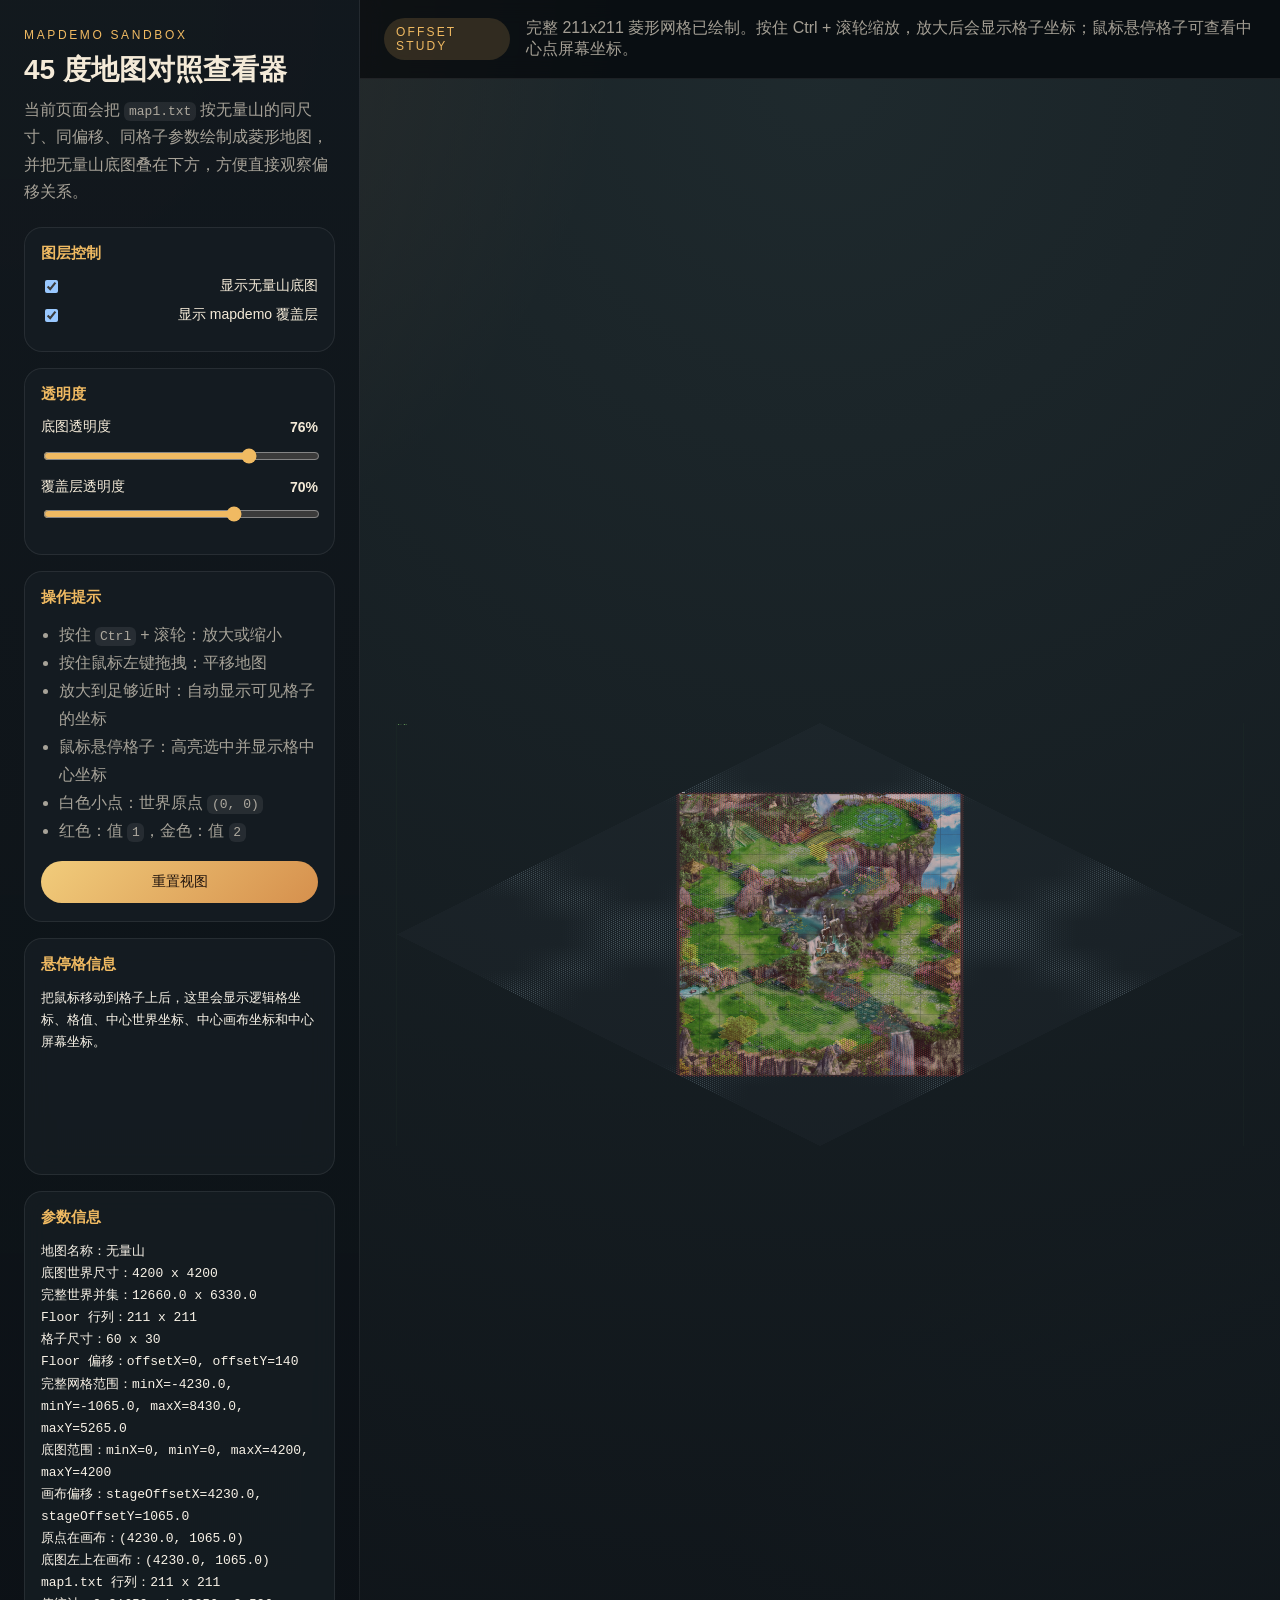
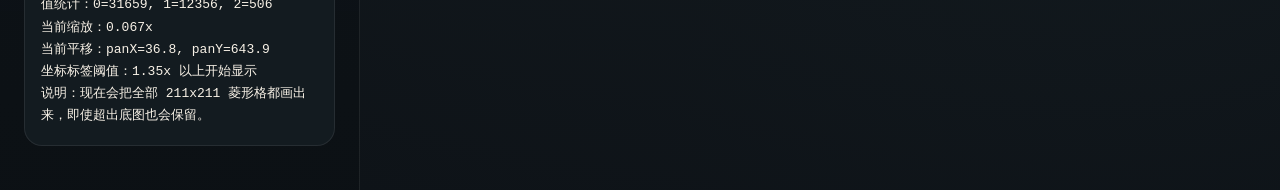
<file: mapdemo/index.html>
﻿<!DOCTYPE html>
<html lang="zh-CN">
  <head>
    <meta charset="UTF-8" />
    <meta name="viewport" content="width=device-width, initial-scale=1.0" />
    <title>MapDemo 45 度地图查看器</title>
    <link rel="stylesheet" href="./css/mapdemo-viewer.css" />
  </head>
  <body>
    <div class="layout">
      <aside class="panel">
        <p class="panel__eyebrow">MapDemo Sandbox</p>
        <h1 class="panel__title">45 度地图对照查看器</h1>
        <p class="panel__desc">
          当前页面会把 <code>map1.txt</code> 按无量山的同尺寸、同偏移、同格子参数绘制成菱形地图，
          并把无量山底图叠在下方，方便直接观察偏移关系。
        </p>

        <section class="control-group">
          <h2 class="control-group__title">图层控制</h2>
          <label class="switch-row">
            <input id="showBackgroundCheckbox" type="checkbox" checked />
            <span>显示无量山底图</span>
          </label>
          <label class="switch-row">
            <input id="showOverlayCheckbox" type="checkbox" checked />
            <span>显示 mapdemo 覆盖层</span>
          </label>
        </section>

        <section class="control-group">
          <h2 class="control-group__title">透明度</h2>
          <label class="slider-row" for="backgroundOpacityInput">
            <span>底图透明度</span>
            <strong id="backgroundOpacityValue">72%</strong>
          </label>
          <input id="backgroundOpacityInput" type="range" min="0" max="100" step="1" value="72" />

          <label class="slider-row" for="overlayOpacityInput">
            <span>覆盖层透明度</span>
            <strong id="overlayOpacityValue">78%</strong>
          </label>
          <input id="overlayOpacityInput" type="range" min="0" max="100" step="1" value="78" />
        </section>

        <section class="control-group">
          <h2 class="control-group__title">操作提示</h2>
          <ul class="tips-list">
            <li>按住 <code>Ctrl</code> + 滚轮：放大或缩小</li>
            <li>按住鼠标左键拖拽：平移地图</li>
            <li>放大到足够近时：自动显示可见格子的坐标</li>
            <li>鼠标悬停格子：高亮选中并显示格中心坐标</li>
            <li>白色小点：世界原点 <code>(0, 0)</code></li>
            <li>红色：值 <code>1</code>，金色：值 <code>2</code></li>
          </ul>
          <button id="resetViewButton" class="reset-button" type="button">重置视图</button>
        </section>

        <section class="control-group">
          <h2 class="control-group__title">悬停格信息</h2>
          <pre id="hoverInfoPanel" class="info-panel info-panel--compact">把鼠标移动到格子上后，这里会显示逻辑格坐标、格值、中心世界坐标和中心屏幕坐标。</pre>
        </section>

        <section class="control-group">
          <h2 class="control-group__title">参数信息</h2>
          <pre id="infoPanel" class="info-panel">等待初始化...</pre>
        </section>
      </aside>

      <main class="viewer-shell">
        <header class="viewer-shell__header">
          <span class="viewer-shell__badge">Offset Study</span>
          <p id="appStatus" class="viewer-shell__status">正在初始化查看器...</p>
        </header>

        <section id="viewport" class="viewer__viewport">
          <div id="world" class="viewer__world">
            <div id="backgroundLayer" class="viewer__background-layer"></div>
            <canvas id="overlayCanvas" class="viewer__overlay-canvas"></canvas>
            <canvas id="interactionCanvas" class="viewer__interaction-canvas"></canvas>
            <div id="originMarker" class="viewer__origin-marker" title="世界原点 (0, 0)"></div>
          </div>
        </section>
      </main>
    </div>

    <script type="module" src="./js/main.js"></script>
  </body>
</html>
</file>
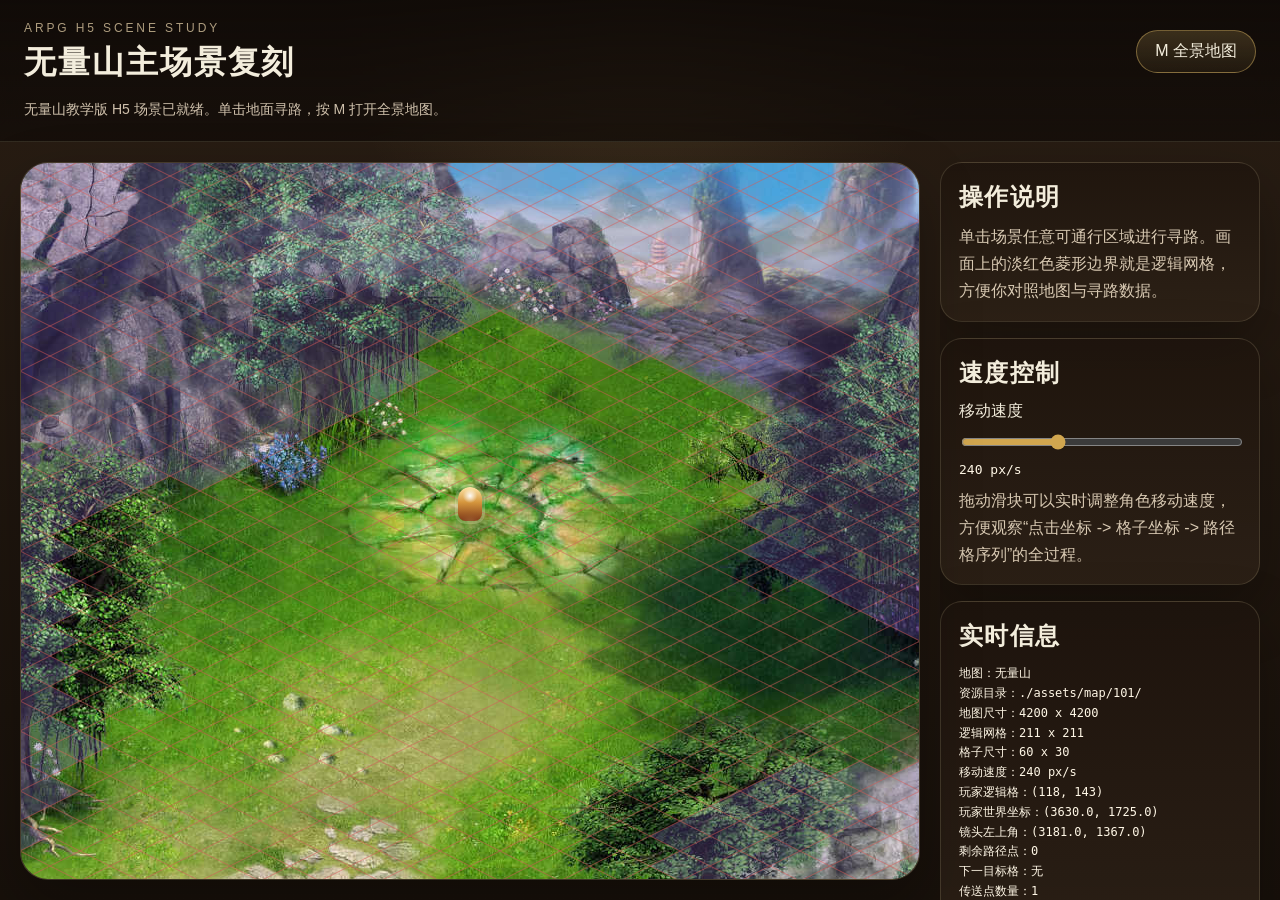
<file: wuliangshan-h5-demo/index.html>
<!DOCTYPE html>
<html lang="zh-CN">
<head>
  <meta charset="UTF-8">
  <meta name="viewport" content="width=device-width, initial-scale=1.0">
  <title>无量山 H5 主场景复刻</title>
  <link rel="stylesheet" href="./css/wuliangshan-h5.css">
</head>
<body>
  <div class="app-shell">
    <header class="hud">
      <div class="hud__title">
        <span class="hud__eyebrow">ARPG H5 Scene Study</span>
        <h1>无量山主场景复刻</h1>
      </div>
      <div class="hud__actions">
        <button id="toggleMapButton" class="hud__button" type="button">M 全景地图</button>
      </div>
      <div class="hud__status">
        <span id="statusText">正在读取地图配置...</span>
      </div>
    </header>

    <main class="scene-shell">
      <div id="sceneViewport" class="scene-viewport">
        <div id="worldLayer" class="world-layer">
          <div id="backgroundLayer" class="background-layer"></div>
          <canvas id="gridCanvas" class="grid-canvas"></canvas>
          <canvas id="pathCanvas" class="path-canvas"></canvas>
          <div id="playerMarker" class="player-marker" aria-label="玩家位置"></div>
          <div id="destinationMarker" class="destination-marker destination-marker--hidden" aria-hidden="true"></div>
        </div>
      </div>
    </main>

    <aside class="info-panel">
      <div class="info-card">
        <h2>操作说明</h2>
        <p>单击场景任意可通行区域进行寻路。画面上的淡红色菱形边界就是逻辑网格，方便你对照地图与寻路数据。</p>
      </div>

      <div class="info-card">
        <h2>速度控制</h2>
        <label class="slider-field" for="speedInput">
          <span>移动速度</span>
          <input id="speedInput" class="slider-field__input" type="range" min="60" max="600" step="20" value="240">
        </label>
        <div class="slider-field__value">
          <span id="speedValue">240 px/s</span>
        </div>
        <p>拖动滑块可以实时调整角色移动速度，方便观察“点击坐标 -> 格子坐标 -> 路径格序列”的全过程。</p>
      </div>

      <div class="info-card">
        <h2>实时信息</h2>
        <pre id="debugText" class="debug-text">初始化中...</pre>
      </div>

      <div class="info-card info-card--log">
        <div class="info-card__header">
          <h2>学习日志</h2>
          <button id="clearLogButton" class="hud__button hud__button--small" type="button">清空日志</button>
        </div>
        <pre id="logText" class="log-text">等待场景初始化...</pre>
      </div>
    </aside>
  </div>

  <div id="mapOverlay" class="map-overlay map-overlay--hidden" aria-hidden="true">
    <div class="map-overlay__backdrop"></div>
    <div class="map-overlay__panel" role="dialog" aria-modal="true" aria-labelledby="mapOverlayTitle">
      <div class="map-overlay__header">
        <div>
          <span class="map-overlay__eyebrow">Overview</span>
          <h2 id="mapOverlayTitle">无量山全景地图</h2>
        </div>
        <button id="closeMapButton" class="hud__button" type="button">关闭</button>
      </div>
      <div id="miniMapViewport" class="map-overlay__viewport">
        <img id="miniMapImage" class="map-overlay__image" src="./assets/map/101/small.jpg" alt="无量山小地图">
        <canvas id="miniMapCanvas" class="map-overlay__canvas"></canvas>
      </div>
      <p class="map-overlay__tip">金色点表示当前角色位置，矩形框表示当前镜头范围。单击小地图可快速平移镜头。</p>
    </div>
  </div>

  <script type="module" src="./js/main.js"></script>
</body>
</html>
</file>
<file: mapdemo/css/mapdemo-viewer.css>
﻿:root {
  color-scheme: dark;
  --bg: #101417;
  --panel: rgba(21, 29, 34, 0.92);
  --panel-border: rgba(255, 255, 255, 0.08);
  --text: #f4ead8;
  --muted: rgba(244, 234, 216, 0.66);
  --accent: #f0ba62;
  --accent-soft: rgba(240, 186, 98, 0.16);
  --viewport-bg: radial-gradient(circle at top, rgba(52, 74, 79, 0.4), rgba(14, 19, 24, 0.95));
}

* {
  box-sizing: border-box;
}

body {
  margin: 0;
  min-height: 100vh;
  font-family: "Microsoft YaHei UI", "PingFang SC", sans-serif;
  color: var(--text);
  background:
    radial-gradient(circle at top left, rgba(228, 152, 92, 0.22), transparent 28%),
    radial-gradient(circle at bottom right, rgba(58, 104, 109, 0.26), transparent 28%),
    var(--bg);
}

.layout {
  display: grid;
  grid-template-columns: 360px minmax(0, 1fr);
  min-height: 100vh;
}

.panel {
  padding: 28px 24px;
  border-right: 1px solid var(--panel-border);
  background: linear-gradient(180deg, rgba(17, 24, 30, 0.96), rgba(12, 17, 21, 0.98));
  overflow-y: auto;
}

.panel__eyebrow {
  margin: 0;
  color: var(--accent);
  letter-spacing: 0.22em;
  text-transform: uppercase;
  font-size: 12px;
}

.panel__title {
  margin: 12px 0 10px;
  font-size: 28px;
  line-height: 1.15;
}

.panel__desc {
  margin: 0 0 22px;
  color: var(--muted);
  line-height: 1.7;
}

.control-group {
  padding: 16px 16px 18px;
  margin-bottom: 16px;
  border: 1px solid var(--panel-border);
  border-radius: 18px;
  background: var(--panel);
  backdrop-filter: blur(12px);
}

.control-group__title {
  margin: 0 0 14px;
  font-size: 15px;
  color: var(--accent);
}

.switch-row,
.slider-row {
  display: flex;
  align-items: center;
  justify-content: space-between;
  gap: 14px;
  margin-bottom: 10px;
  font-size: 14px;
}

.switch-row:last-child,
.slider-row:last-of-type {
  margin-bottom: 8px;
}

input[type="range"] {
  width: 100%;
  margin-bottom: 14px;
  accent-color: var(--accent);
}

.tips-list {
  margin: 0 0 16px;
  padding-left: 18px;
  color: var(--muted);
  line-height: 1.75;
}

.reset-button {
  width: 100%;
  border: 0;
  border-radius: 999px;
  padding: 12px 16px;
  font-size: 14px;
  color: #22150d;
  background: linear-gradient(135deg, #f1cc7b, #d6904d);
  cursor: pointer;
}

.reset-button:hover {
  filter: brightness(1.04);
}

.info-panel {
  margin: 0;
  min-height: 240px;
  white-space: pre-wrap;
  word-break: break-word;
  font-size: 13px;
  line-height: 1.7;
  color: #f8f2e7;
}

.info-panel--compact {
  min-height: 168px;
}

.viewer-shell {
  display: grid;
  grid-template-rows: auto minmax(0, 1fr);
  min-width: 0;
}

.viewer-shell__header {
  display: flex;
  align-items: center;
  gap: 16px;
  padding: 18px 24px;
  border-bottom: 1px solid var(--panel-border);
  background: rgba(9, 14, 18, 0.76);
  backdrop-filter: blur(12px);
}

.viewer-shell__badge {
  display: inline-flex;
  align-items: center;
  justify-content: center;
  padding: 7px 12px;
  border-radius: 999px;
  font-size: 12px;
  letter-spacing: 0.18em;
  text-transform: uppercase;
  color: var(--accent);
  background: var(--accent-soft);
}

.viewer-shell__status {
  margin: 0;
  color: var(--muted);
}

.viewer__viewport {
  position: relative;
  overflow: hidden;
  min-height: 0;
  background: var(--viewport-bg);
  cursor: grab;
}

.viewer__viewport--dragging {
  cursor: grabbing;
}

.viewer__world {
  position: absolute;
  left: 0;
  top: 0;
}

.viewer__background-layer {
  position: absolute;
  pointer-events: none;
}

.viewer__overlay-canvas {
  position: absolute;
  inset: 0;
  pointer-events: none;
}

.viewer__interaction-canvas {
  position: absolute;
  inset: 0;
  pointer-events: none;
}

.viewer__background-layer img {
  position: absolute;
  width: 300px;
  height: 300px;
  user-select: none;
  pointer-events: none;
}

.viewer__origin-marker {
  position: absolute;
  width: 14px;
  height: 14px;
  margin-left: -7px;
  margin-top: -7px;
  border-radius: 50%;
  border: 2px solid rgba(255, 255, 255, 0.95);
  background: rgba(255, 255, 255, 0.28);
  box-shadow: 0 0 18px rgba(255, 255, 255, 0.66);
  pointer-events: none;
}

code {
  padding: 0.15em 0.35em;
  border-radius: 6px;
  background: rgba(255, 255, 255, 0.08);
}

@media (max-width: 1100px) {
  .layout {
    grid-template-columns: 1fr;
    grid-template-rows: auto minmax(0, 1fr);
  }

  .panel {
    border-right: 0;
    border-bottom: 1px solid var(--panel-border);
  }

  .viewer__viewport {
    min-height: 62vh;
  }
}
</file>
<file: wuliangshan-h5-demo/css/wuliangshan-h5.css>
:root {
  --paper: #f3eddc;
  --paper-strong: #fff7e6;
  --ink: #24190f;
  --gold: #d1a64f;
  --panel: rgba(30, 20, 13, 0.82);
  --panel-soft: rgba(47, 35, 24, 0.78);
  --line: rgba(255, 236, 192, 0.14);
  --shadow: 0 24px 60px rgba(0, 0, 0, 0.28);
}

* {
  box-sizing: border-box;
}

html,
body {
  margin: 0;
  min-height: 100%;
  font-family: "Palatino Linotype", "Book Antiqua", "Microsoft YaHei UI", sans-serif;
  color: var(--paper);
  background:
    radial-gradient(circle at top, rgba(245, 205, 114, 0.12), transparent 28%),
    linear-gradient(180deg, #2a1e14 0%, #17100a 100%);
}

body {
  overflow: hidden;
}

.app-shell {
  display: grid;
  grid-template-columns: minmax(0, 1fr) 340px;
  grid-template-rows: auto minmax(0, 1fr);
  grid-template-areas:
    "hud hud"
    "scene info";
  width: 100vw;
  height: 100vh;
}

.hud {
  grid-area: hud;
  display: grid;
  grid-template-columns: minmax(0, 1fr) auto;
  gap: 16px 24px;
  align-items: center;
  padding: 18px 24px;
  background: linear-gradient(180deg, rgba(15, 10, 7, 0.94) 0%, rgba(15, 10, 7, 0.68) 100%);
  border-bottom: 1px solid var(--line);
  backdrop-filter: blur(12px);
}

.hud__title h1,
.info-card h2,
.map-overlay__header h2 {
  margin: 0;
  font-family: "Times New Roman", "Songti SC", serif;
  font-weight: 700;
  letter-spacing: 0.06em;
}

.hud__eyebrow,
.map-overlay__eyebrow {
  display: inline-block;
  margin-bottom: 6px;
  font-size: 12px;
  letter-spacing: 0.24em;
  text-transform: uppercase;
  color: rgba(255, 232, 188, 0.66);
}

.hud__actions {
  display: flex;
  justify-content: flex-end;
}

.hud__status {
  grid-column: 1 / -1;
  min-height: 22px;
  font-size: 14px;
  color: rgba(255, 239, 214, 0.8);
}

.hud__button {
  appearance: none;
  border: 1px solid rgba(245, 205, 114, 0.4);
  border-radius: 999px;
  padding: 10px 18px;
  background: linear-gradient(180deg, rgba(245, 205, 114, 0.18), rgba(245, 205, 114, 0.06));
  color: var(--paper);
  cursor: pointer;
  font: inherit;
  transition: transform 160ms ease, border-color 160ms ease, background 160ms ease;
}

.hud__button:hover {
  transform: translateY(-1px);
  border-color: rgba(245, 205, 114, 0.7);
  background: linear-gradient(180deg, rgba(245, 205, 114, 0.24), rgba(245, 205, 114, 0.1));
}

.hud__button--small {
  padding: 6px 12px;
  font-size: 12px;
}

.scene-shell {
  grid-area: scene;
  padding: 20px;
  min-width: 0;
  min-height: 0;
}

.scene-viewport {
  position: relative;
  width: 100%;
  height: 100%;
  overflow: hidden;
  border-radius: 28px;
  border: 1px solid rgba(255, 223, 168, 0.2);
  background:
    radial-gradient(circle at top right, rgba(255, 205, 114, 0.14), transparent 25%),
    linear-gradient(180deg, #0f0b08 0%, #16100b 100%);
  box-shadow: var(--shadow);
}

.scene-viewport::before {
  content: "";
  position: absolute;
  inset: 14px;
  border: 1px solid rgba(255, 233, 191, 0.12);
  border-radius: 20px;
  pointer-events: none;
}

.world-layer {
  position: absolute;
  left: 0;
  top: 0;
  transform-origin: 0 0;
  user-select: none;
}

.background-layer,
.grid-canvas,
.path-canvas {
  position: absolute;
  left: 0;
  top: 0;
}

.background-layer img {
  position: absolute;
  width: 300px;
  height: 300px;
  pointer-events: none;
}

.grid-canvas,
.path-canvas {
  pointer-events: none;
}

.player-marker,
.destination-marker {
  position: absolute;
  pointer-events: none;
  transform: translate(-50%, -100%);
}

.player-marker {
  width: 24px;
  height: 34px;
  border-radius: 16px 16px 10px 10px;
  background:
    radial-gradient(circle at 50% 26%, rgba(255, 255, 255, 0.95), rgba(255, 255, 255, 0) 26%),
    linear-gradient(180deg, #ffe6aa 0%, #d5963d 45%, #7b3517 100%);
  box-shadow:
    0 0 0 3px rgba(255, 245, 214, 0.24),
    0 16px 20px rgba(0, 0, 0, 0.4);
}

.player-marker::after {
  content: "";
  position: absolute;
  left: 50%;
  bottom: -10px;
  width: 10px;
  height: 10px;
  border-radius: 50%;
  background: rgba(255, 220, 140, 0.7);
  transform: translateX(-50%);
  filter: blur(4px);
}

.destination-marker {
  width: 28px;
  height: 28px;
  border: 2px solid rgba(209, 166, 79, 0.85);
  border-radius: 50%;
  box-shadow: 0 0 0 10px rgba(209, 166, 79, 0.12);
}

.destination-marker--hidden {
  display: none;
}

.info-panel {
  grid-area: info;
  display: flex;
  flex-direction: column;
  gap: 16px;
  padding: 20px 20px 20px 0;
  min-height: 0;
  overflow: auto;
}

.info-card {
  padding: 18px 18px 16px;
  border-radius: 22px;
  background: linear-gradient(180deg, var(--panel) 0%, var(--panel-soft) 100%);
  border: 1px solid var(--line);
  box-shadow: var(--shadow);
}

.info-card p {
  margin: 10px 0 0;
  color: rgba(255, 239, 214, 0.82);
  line-height: 1.7;
}

.info-card__header {
  display: flex;
  justify-content: space-between;
  align-items: center;
  gap: 12px;
}

.info-card--log {
  min-height: 220px;
}

.slider-field {
  display: grid;
  gap: 10px;
  margin-top: 12px;
}

.slider-field__input {
  width: 100%;
  accent-color: #d1a64f;
}

.slider-field__value {
  margin-top: 10px;
  font-family: "Consolas", "Cascadia Mono", monospace;
  font-size: 13px;
  color: var(--paper-strong);
}

.debug-text,
.log-text {
  margin: 12px 0 0;
  white-space: pre-wrap;
  word-break: break-word;
  color: var(--paper-strong);
  font-family: "Consolas", "Cascadia Mono", monospace;
  font-size: 12px;
  line-height: 1.65;
}

.log-text {
  max-height: 320px;
  overflow: auto;
  padding-right: 4px;
}

kbd {
  padding: 2px 6px;
  border-radius: 6px;
  border: 1px solid rgba(255, 228, 169, 0.28);
  background: rgba(255, 247, 221, 0.08);
  font-family: "Consolas", "Cascadia Mono", monospace;
}

.map-overlay {
  position: fixed;
  inset: 0;
  display: grid;
  place-items: center;
  z-index: 20;
}

.map-overlay--hidden {
  display: none;
}

.map-overlay__backdrop {
  position: absolute;
  inset: 0;
  background: rgba(6, 4, 2, 0.72);
  backdrop-filter: blur(12px);
}

.map-overlay__panel {
  position: relative;
  z-index: 1;
  width: min(920px, calc(100vw - 32px));
  max-height: calc(100vh - 32px);
  overflow: auto;
  padding: 20px;
  border-radius: 28px;
  background: linear-gradient(180deg, rgba(25, 18, 12, 0.95) 0%, rgba(18, 12, 8, 0.92) 100%);
  border: 1px solid rgba(255, 233, 191, 0.16);
  box-shadow: var(--shadow);
}

.map-overlay__header {
  display: flex;
  justify-content: space-between;
  align-items: flex-start;
  gap: 16px;
}

.map-overlay__viewport {
  position: relative;
  margin-top: 18px;
  border-radius: 18px;
  overflow: hidden;
  border: 1px solid rgba(255, 233, 191, 0.16);
  background: rgba(255, 255, 255, 0.03);
}

.map-overlay__image,
.map-overlay__canvas {
  display: block;
  width: 100%;
  height: auto;
}

.map-overlay__canvas {
  position: absolute;
  left: 0;
  top: 0;
}

.map-overlay__tip {
  margin: 14px 0 2px;
  color: rgba(255, 239, 214, 0.76);
}

@media (max-width: 1100px) {
  .app-shell {
    grid-template-columns: 1fr;
    grid-template-rows: auto minmax(0, 1fr) auto;
    grid-template-areas:
      "hud"
      "scene"
      "info";
  }

  .info-panel {
    padding: 0 20px 20px;
  }
}

@media (max-width: 720px) {
  .hud {
    grid-template-columns: 1fr;
  }

  .hud__actions {
    justify-content: flex-start;
  }

  .scene-shell {
    padding: 14px;
  }

  .info-panel {
    padding: 0 14px 14px;
  }
}
</file>
